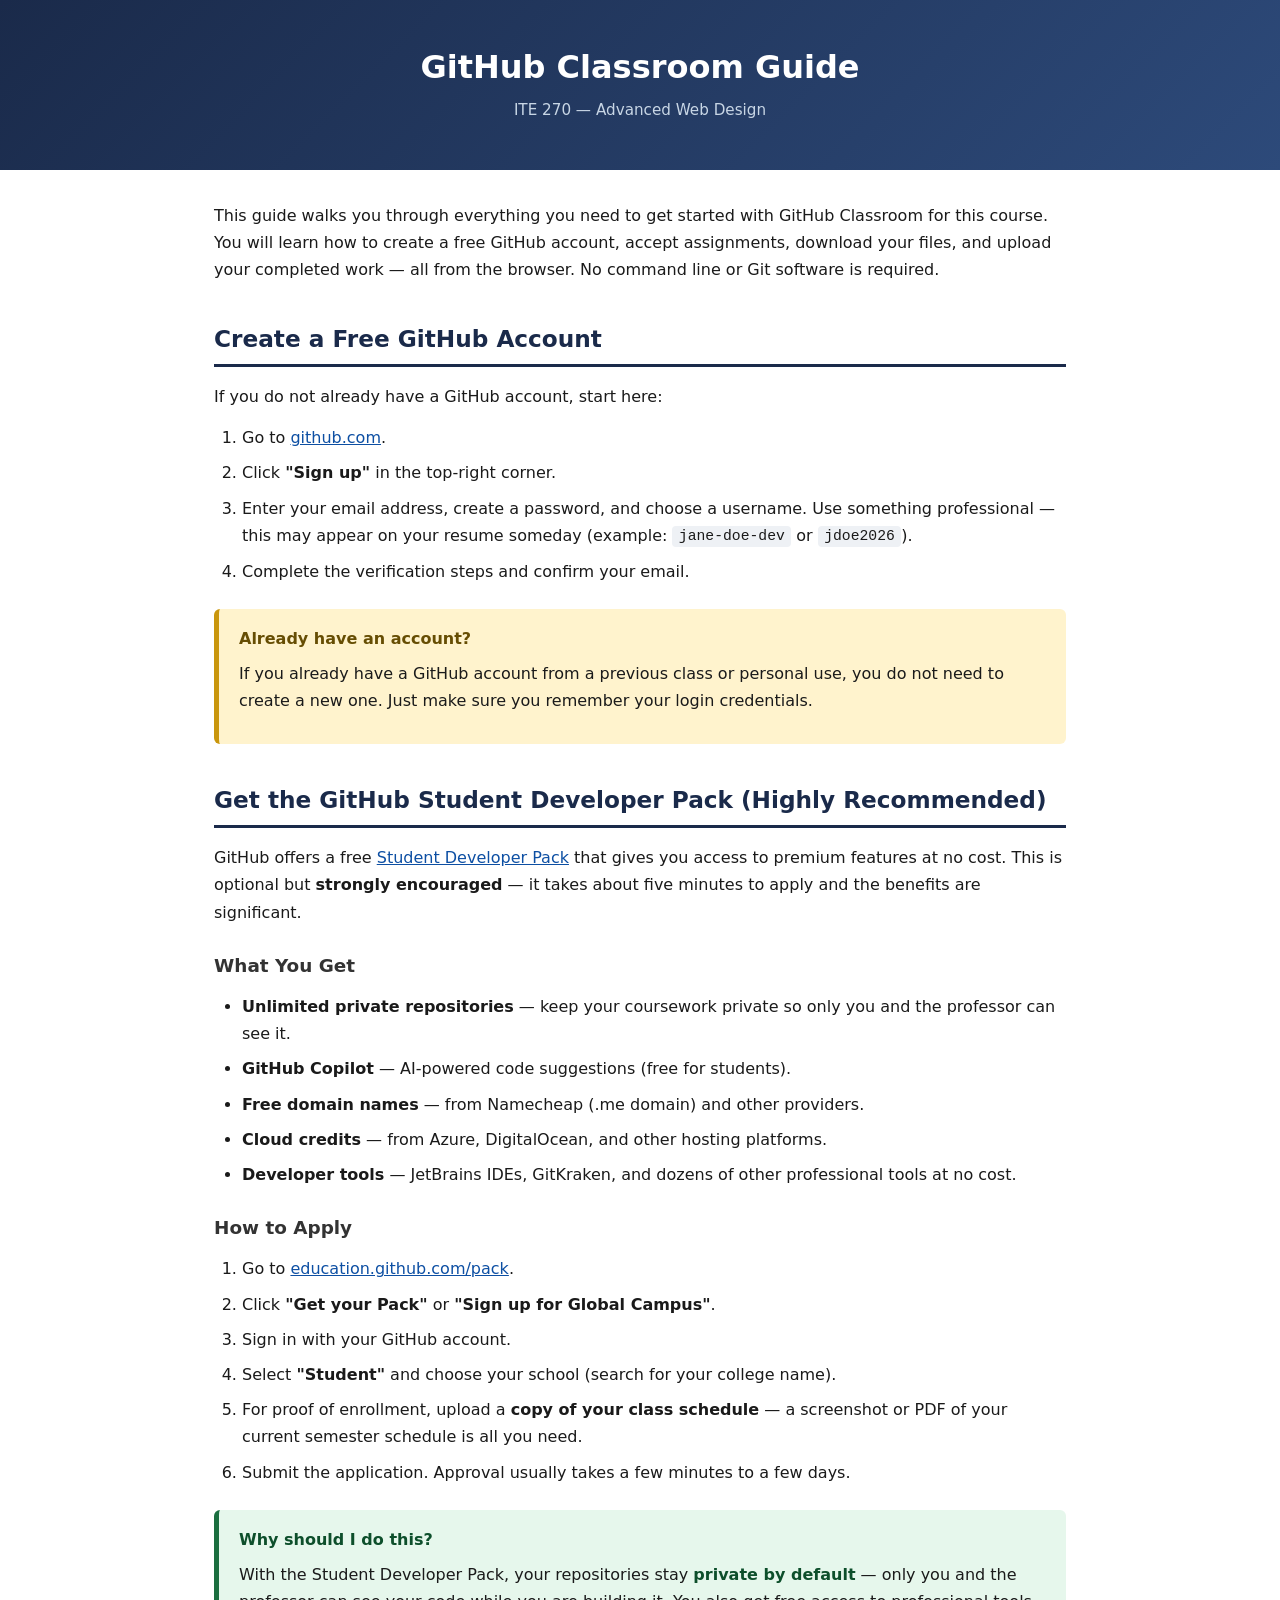
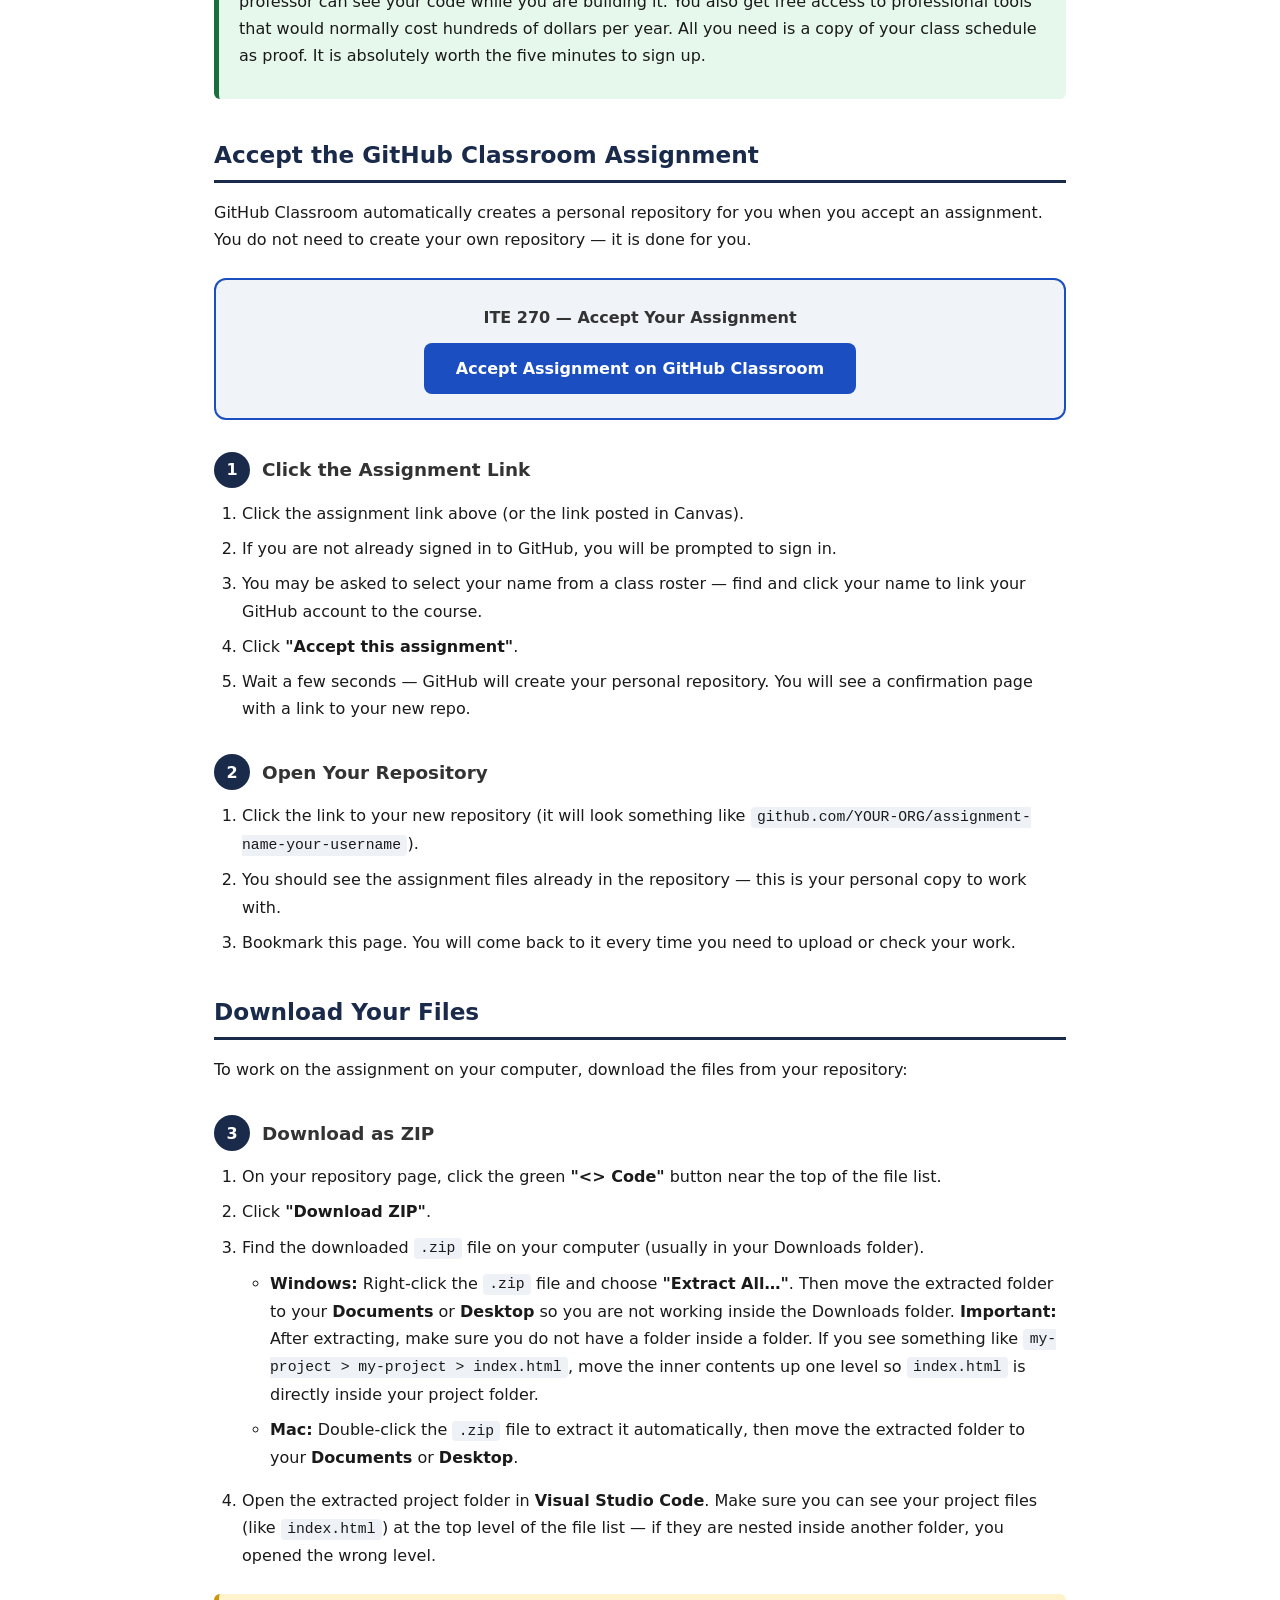
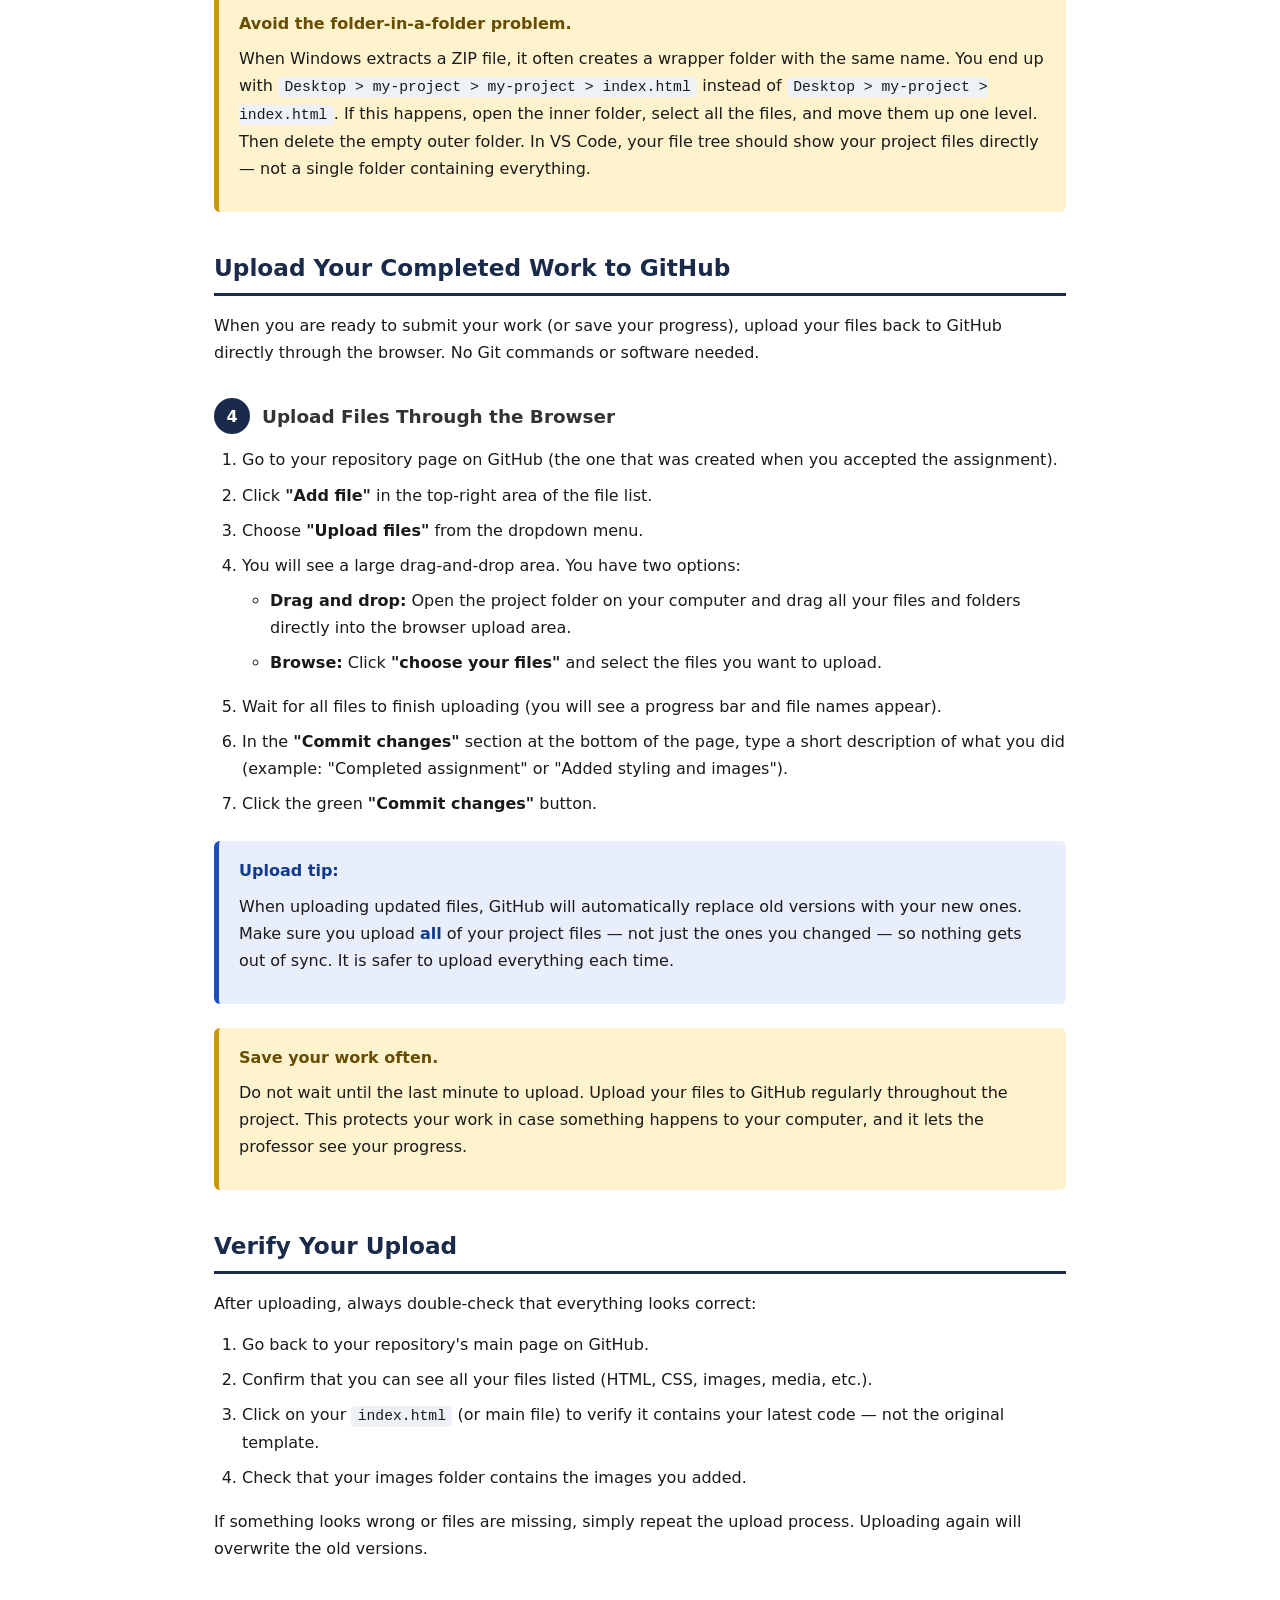
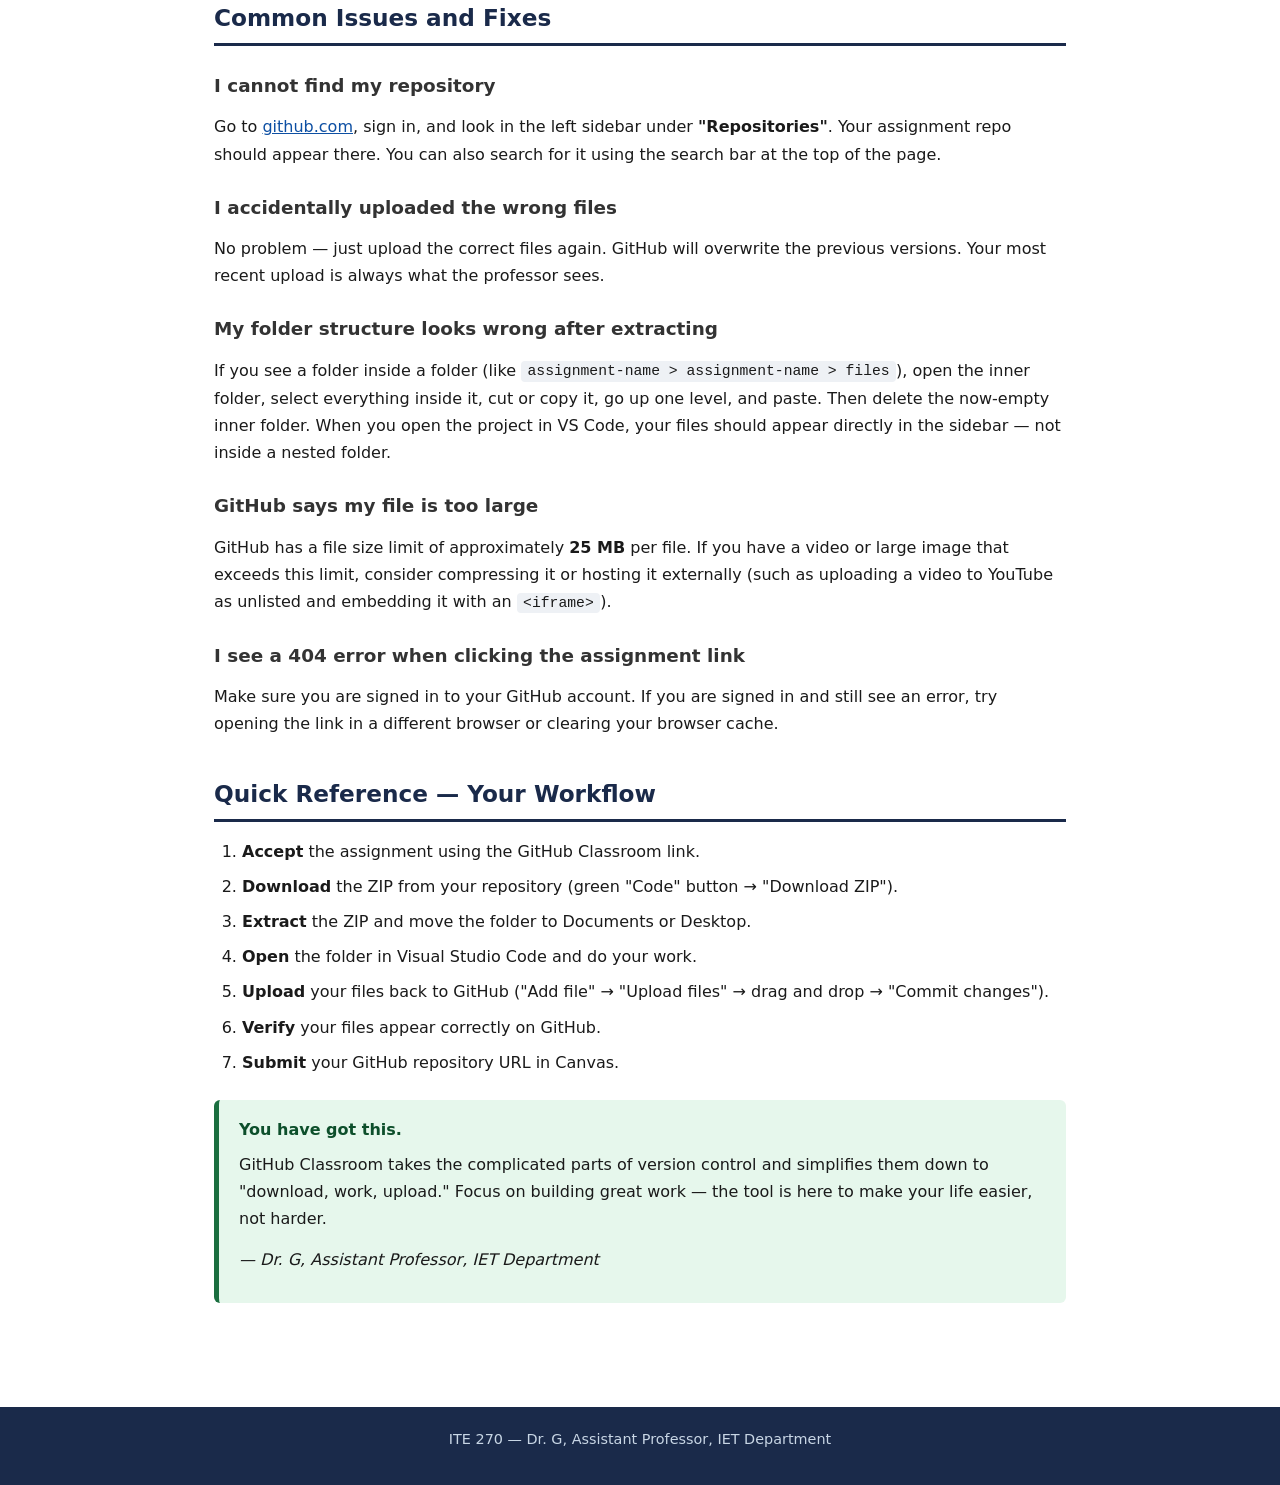
<file: ITE270_GitHub_Classroom_Guide.html>
<!DOCTYPE html>
<html lang="en">
<head>
  <meta charset="UTF-8">
  <meta name="viewport" content="width=device-width, initial-scale=1.0">
  <title>ITE 270 — GitHub Classroom Guide</title>
  <style>
    *, *::before, *::after { box-sizing: border-box; margin: 0; padding: 0; }
    body {
      font-family: "Segoe UI", system-ui, -apple-system, sans-serif;
      line-height: 1.7;
      color: #1a1a1a;
      background: #ffffff;
    }

    /* ===== BANNER ===== */
    .banner {
      background: linear-gradient(135deg, #1a2a4a, #2d4a7a);
      color: #ffffff;
      padding: 2.5rem 2rem 2rem;
      text-align: center;
    }
    .banner p { font-size: 0.95rem; color: #c8d6e5; margin-top: 0.25rem; }

    .container { max-width: 900px; margin: 0 auto; padding: 2rem 1.5rem; }

    /* ===== HEADINGS ===== */
    h1 { font-size: 2rem; margin-bottom: 0.25rem; }
    h2 {
      font-size: 1.45rem;
      color: #1a2a4a;
      border-bottom: 3px solid #1a2a4a;
      padding-bottom: 0.35rem;
      margin: 2.25rem 0 1rem;
    }
    h2:first-child { margin-top: 0; }
    h3 { font-size: 1.15rem; color: #333333; margin: 1.5rem 0 0.75rem; }

    p { margin-bottom: 0.85rem; }
    ol, ul { margin: 0.5rem 0 1rem 1.75rem; }
    li { margin-bottom: 0.5rem; }

    /* ===== CALLOUTS ===== */
    .callout {
      background: #fff3cd;
      border-left: 5px solid #c9960c;
      padding: 1rem 1.25rem;
      border-radius: 6px;
      margin: 1.5rem 0;
    }
    .callout strong { color: #664d03; }

    .callout-blue {
      background: #e8eefb;
      border-left: 5px solid #1a4ec1;
      padding: 1rem 1.25rem;
      border-radius: 6px;
      margin: 1.5rem 0;
    }
    .callout-blue strong { color: #0f3a8f; }

    .callout-green {
      background: #e6f7ec;
      border-left: 5px solid #1a6e3f;
      padding: 1rem 1.25rem;
      border-radius: 6px;
      margin: 1.5rem 0;
    }
    .callout-green strong { color: #0d4f2b; }

    /* ===== STEP HEADINGS ===== */
    .step-heading {
      display: flex;
      align-items: center;
      gap: 0.75rem;
      margin: 2rem 0 0.75rem;
    }
    .step-num {
      display: inline-flex;
      align-items: center;
      justify-content: center;
      width: 36px;
      height: 36px;
      background: #1a2a4a;
      color: #ffffff;
      border-radius: 50%;
      font-weight: 700;
      font-size: 1rem;
      flex-shrink: 0;
    }
    .step-heading h3 { margin: 0; }

    /* ===== CODE ===== */
    code { font-family: Consolas, "Courier New", monospace; }
    p code, li code {
      background: #eef1f5;
      padding: 0.15rem 0.4rem;
      border-radius: 4px;
      font-size: 0.92em;
    }

    /* ===== LINKS ===== */
    a { color: #0d4fa3; text-decoration: underline; }
    a:hover, a:focus-visible { color: #08306b; outline: 2px solid #08306b; outline-offset: 2px; }

    /* ===== ASSIGNMENT LINK CARD ===== */
    .assignment-card {
      background: #f0f4f8;
      border: 2px solid #1a4ec1;
      border-radius: 12px;
      padding: 1.5rem 2rem;
      text-align: center;
      margin: 1.5rem 0;
    }
    .assignment-card p { margin: 0 0 0.75rem; font-size: 1rem; color: #333; }
    .assignment-card .btn {
      display: inline-block;
      background: #1a4ec1;
      color: #ffffff;
      padding: 0.75rem 2rem;
      border-radius: 8px;
      text-decoration: none;
      font-weight: 600;
      font-size: 1rem;
      transition: background 0.2s;
    }
    .assignment-card .btn:hover, .assignment-card .btn:focus-visible {
      background: #0f3a8f;
      color: #ffffff;
      outline: 3px solid #08306b;
      outline-offset: 2px;
    }

    /* ===== SCREENSHOT PLACEHOLDER ===== */
    .screenshot-placeholder {
      background: #f9fafb;
      border: 2px dashed #ccc;
      border-radius: 8px;
      padding: 1.25rem;
      text-align: center;
      margin: 1rem 0 1.5rem;
      color: #666;
      font-size: 0.9rem;
    }

    footer {
      background: #1a2a4a;
      color: #c8d6e5;
      text-align: center;
      padding: 1.25rem;
      margin-top: 3rem;
      font-size: 0.9rem;
    }

    @media print {
      .banner { background: #ffffff; color: #1a1a1a; border-bottom: 2px solid #1a1a1a; }
      a { color: #1a1a1a; }
    }
  </style>
</head>
<body>

  <header class="banner">
    <h1>GitHub Classroom Guide</h1>
    <p>ITE 270 — Advanced Web Design</p>
  </header>

  <main class="container">

    <p>This guide walks you through everything you need to get started with GitHub Classroom for this course. You will learn how to create a free GitHub account, accept assignments, download your files, and upload your completed work — all from the browser. No command line or Git software is required.</p>

    <!-- =============== GITHUB ACCOUNT =============== -->
    <h2>Create a Free GitHub Account</h2>
    <p>If you do not already have a GitHub account, start here:</p>
    <ol>
      <li>Go to <a href="https://github.com/">github.com</a>.</li>
      <li>Click <strong>"Sign up"</strong> in the top-right corner.</li>
      <li>Enter your email address, create a password, and choose a username. Use something professional — this may appear on your resume someday (example: <code>jane-doe-dev</code> or <code>jdoe2026</code>).</li>
      <li>Complete the verification steps and confirm your email.</li>
    </ol>

    <div class="callout" role="note">
      <strong>Already have an account?</strong>
      <p style="margin-top:0.5rem;">If you already have a GitHub account from a previous class or personal use, you do not need to create a new one. Just make sure you remember your login credentials.</p>
    </div>

    <!-- =============== STUDENT DEVELOPER PACK =============== -->
    <h2>Get the GitHub Student Developer Pack (Highly Recommended)</h2>
    <p>GitHub offers a free <a href="https://education.github.com/pack">Student Developer Pack</a> that gives you access to premium features at no cost. This is optional but <strong>strongly encouraged</strong> — it takes about five minutes to apply and the benefits are significant.</p>

    <h3>What You Get</h3>
    <ul>
      <li><strong>Unlimited private repositories</strong> — keep your coursework private so only you and the professor can see it.</li>
      <li><strong>GitHub Copilot</strong> — AI-powered code suggestions (free for students).</li>
      <li><strong>Free domain names</strong> — from Namecheap (.me domain) and other providers.</li>
      <li><strong>Cloud credits</strong> — from Azure, DigitalOcean, and other hosting platforms.</li>
      <li><strong>Developer tools</strong> — JetBrains IDEs, GitKraken, and dozens of other professional tools at no cost.</li>
    </ul>

    <h3>How to Apply</h3>
    <ol>
      <li>Go to <a href="https://education.github.com/pack">education.github.com/pack</a>.</li>
      <li>Click <strong>"Get your Pack"</strong> or <strong>"Sign up for Global Campus"</strong>.</li>
      <li>Sign in with your GitHub account.</li>
      <li>Select <strong>"Student"</strong> and choose your school (search for your college name).</li>
      <li>For proof of enrollment, upload a <strong>copy of your class schedule</strong> — a screenshot or PDF of your current semester schedule is all you need.</li>
      <li>Submit the application. Approval usually takes a few minutes to a few days.</li>
    </ol>

    <div class="callout-green" role="note">
      <strong>Why should I do this?</strong>
      <p style="margin-top:0.5rem;">With the Student Developer Pack, your repositories stay <strong>private by default</strong> — only you and the professor can see your code while you are building it. You also get free access to professional tools that would normally cost hundreds of dollars per year. All you need is a copy of your class schedule as proof. It is absolutely worth the five minutes to sign up.</p>
    </div>

    <!-- =============== ACCEPT ASSIGNMENT =============== -->
    <h2>Accept the GitHub Classroom Assignment</h2>
    <p>GitHub Classroom automatically creates a personal repository for you when you accept an assignment. You do not need to create your own repository — it is done for you.</p>

    <div class="assignment-card">
      <p><strong>ITE 270 — Accept Your Assignment</strong></p>
      <a href="https://classroom.github.com/a/Ty2H1nwy" class="btn">Accept Assignment on GitHub Classroom</a>
    </div>

    <div class="step-heading">
      <span class="step-num" aria-hidden="true">1</span>
      <h3>Click the Assignment Link</h3>
    </div>
    <ol>
      <li>Click the assignment link above (or the link posted in Canvas).</li>
      <li>If you are not already signed in to GitHub, you will be prompted to sign in.</li>
      <li>You may be asked to select your name from a class roster — find and click your name to link your GitHub account to the course.</li>
      <li>Click <strong>"Accept this assignment"</strong>.</li>
      <li>Wait a few seconds — GitHub will create your personal repository. You will see a confirmation page with a link to your new repo.</li>
    </ol>

    <div class="step-heading">
      <span class="step-num" aria-hidden="true">2</span>
      <h3>Open Your Repository</h3>
    </div>
    <ol>
      <li>Click the link to your new repository (it will look something like <code>github.com/YOUR-ORG/assignment-name-your-username</code>).</li>
      <li>You should see the assignment files already in the repository — this is your personal copy to work with.</li>
      <li>Bookmark this page. You will come back to it every time you need to upload or check your work.</li>
    </ol>

    <!-- =============== DOWNLOAD FILES =============== -->
    <h2>Download Your Files</h2>
    <p>To work on the assignment on your computer, download the files from your repository:</p>

    <div class="step-heading">
      <span class="step-num" aria-hidden="true">3</span>
      <h3>Download as ZIP</h3>
    </div>
    <ol>
      <li>On your repository page, click the green <strong>"&lt;&gt; Code"</strong> button near the top of the file list.</li>
      <li>Click <strong>"Download ZIP"</strong>.</li>
      <li>Find the downloaded <code>.zip</code> file on your computer (usually in your Downloads folder).
        <ul>
          <li><strong>Windows:</strong> Right-click the <code>.zip</code> file and choose <strong>"Extract All…"</strong>. Then move the extracted folder to your <strong>Documents</strong> or <strong>Desktop</strong> so you are not working inside the Downloads folder. <strong>Important:</strong> After extracting, make sure you do not have a folder inside a folder. If you see something like <code>my-project &gt; my-project &gt; index.html</code>, move the inner contents up one level so <code>index.html</code> is directly inside your project folder.</li>
          <li><strong>Mac:</strong> Double-click the <code>.zip</code> file to extract it automatically, then move the extracted folder to your <strong>Documents</strong> or <strong>Desktop</strong>.</li>
        </ul>
      </li>
      <li>Open the extracted project folder in <strong>Visual Studio Code</strong>. Make sure you can see your project files (like <code>index.html</code>) at the top level of the file list — if they are nested inside another folder, you opened the wrong level.</li>
    </ol>

    <div class="callout" role="note">
      <strong>Avoid the folder-in-a-folder problem.</strong>
      <p style="margin-top:0.5rem;">When Windows extracts a ZIP file, it often creates a wrapper folder with the same name. You end up with <code>Desktop &gt; my-project &gt; my-project &gt; index.html</code> instead of <code>Desktop &gt; my-project &gt; index.html</code>. If this happens, open the inner folder, select all the files, and move them up one level. Then delete the empty outer folder. In VS Code, your file tree should show your project files directly — not a single folder containing everything.</p>
    </div>

    <!-- =============== UPLOAD FILES =============== -->
    <h2>Upload Your Completed Work to GitHub</h2>
    <p>When you are ready to submit your work (or save your progress), upload your files back to GitHub directly through the browser. No Git commands or software needed.</p>

    <div class="step-heading">
      <span class="step-num" aria-hidden="true">4</span>
      <h3>Upload Files Through the Browser</h3>
    </div>
    <ol>
      <li>Go to your repository page on GitHub (the one that was created when you accepted the assignment).</li>
      <li>Click <strong>"Add file"</strong> in the top-right area of the file list.</li>
      <li>Choose <strong>"Upload files"</strong> from the dropdown menu.</li>
      <li>You will see a large drag-and-drop area. You have two options:
        <ul>
          <li><strong>Drag and drop:</strong> Open the project folder on your computer and drag all your files and folders directly into the browser upload area.</li>
          <li><strong>Browse:</strong> Click <strong>"choose your files"</strong> and select the files you want to upload.</li>
        </ul>
      </li>
      <li>Wait for all files to finish uploading (you will see a progress bar and file names appear).</li>
      <li>In the <strong>"Commit changes"</strong> section at the bottom of the page, type a short description of what you did (example: "Completed assignment" or "Added styling and images").</li>
      <li>Click the green <strong>"Commit changes"</strong> button.</li>
    </ol>

    <div class="callout-blue" role="note">
      <strong>Upload tip:</strong>
      <p style="margin-top:0.5rem;">When uploading updated files, GitHub will automatically replace old versions with your new ones. Make sure you upload <strong>all</strong> of your project files — not just the ones you changed — so nothing gets out of sync. It is safer to upload everything each time.</p>
    </div>

    <div class="callout" role="note">
      <strong>Save your work often.</strong>
      <p style="margin-top:0.5rem;">Do not wait until the last minute to upload. Upload your files to GitHub regularly throughout the project. This protects your work in case something happens to your computer, and it lets the professor see your progress.</p>
    </div>

    <!-- =============== VERIFYING YOUR UPLOAD =============== -->
    <h2>Verify Your Upload</h2>
    <p>After uploading, always double-check that everything looks correct:</p>
    <ol>
      <li>Go back to your repository's main page on GitHub.</li>
      <li>Confirm that you can see all your files listed (HTML, CSS, images, media, etc.).</li>
      <li>Click on your <code>index.html</code> (or main file) to verify it contains your latest code — not the original template.</li>
      <li>Check that your images folder contains the images you added.</li>
    </ol>
    <p>If something looks wrong or files are missing, simply repeat the upload process. Uploading again will overwrite the old versions.</p>

    <!-- =============== COMMON ISSUES =============== -->
    <h2>Common Issues and Fixes</h2>

    <h3>I cannot find my repository</h3>
    <p>Go to <a href="https://github.com/">github.com</a>, sign in, and look in the left sidebar under <strong>"Repositories"</strong>. Your assignment repo should appear there. You can also search for it using the search bar at the top of the page.</p>

    <h3>I accidentally uploaded the wrong files</h3>
    <p>No problem — just upload the correct files again. GitHub will overwrite the previous versions. Your most recent upload is always what the professor sees.</p>

    <h3>My folder structure looks wrong after extracting</h3>
    <p>If you see a folder inside a folder (like <code>assignment-name &gt; assignment-name &gt; files</code>), open the inner folder, select everything inside it, cut or copy it, go up one level, and paste. Then delete the now-empty inner folder. When you open the project in VS Code, your files should appear directly in the sidebar — not inside a nested folder.</p>

    <h3>GitHub says my file is too large</h3>
    <p>GitHub has a file size limit of approximately <strong>25 MB</strong> per file. If you have a video or large image that exceeds this limit, consider compressing it or hosting it externally (such as uploading a video to YouTube as unlisted and embedding it with an <code>&lt;iframe&gt;</code>).</p>

    <h3>I see a 404 error when clicking the assignment link</h3>
    <p>Make sure you are signed in to your GitHub account. If you are signed in and still see an error, try opening the link in a different browser or clearing your browser cache.</p>

    <!-- =============== QUICK REFERENCE =============== -->
    <h2>Quick Reference — Your Workflow</h2>
    <ol>
      <li><strong>Accept</strong> the assignment using the GitHub Classroom link.</li>
      <li><strong>Download</strong> the ZIP from your repository (green "Code" button → "Download ZIP").</li>
      <li><strong>Extract</strong> the ZIP and move the folder to Documents or Desktop.</li>
      <li><strong>Open</strong> the folder in Visual Studio Code and do your work.</li>
      <li><strong>Upload</strong> your files back to GitHub ("Add file" → "Upload files" → drag and drop → "Commit changes").</li>
      <li><strong>Verify</strong> your files appear correctly on GitHub.</li>
      <li><strong>Submit</strong> your GitHub repository URL in Canvas.</li>
    </ol>

    <div class="callout-green" role="note">
      <strong>You have got this.</strong>
      <p style="margin-top:0.5rem;">GitHub Classroom takes the complicated parts of version control and simplifies them down to "download, work, upload." Focus on building great work — the tool is here to make your life easier, not harder.</p>
      <p><em>— Dr. G, Assistant Professor, IET Department</em></p>
    </div>

  </main>

  <footer>
    <p>ITE 270 — Dr. G, Assistant Professor, IET Department</p>
  </footer>

</body>
</html>
</file>
